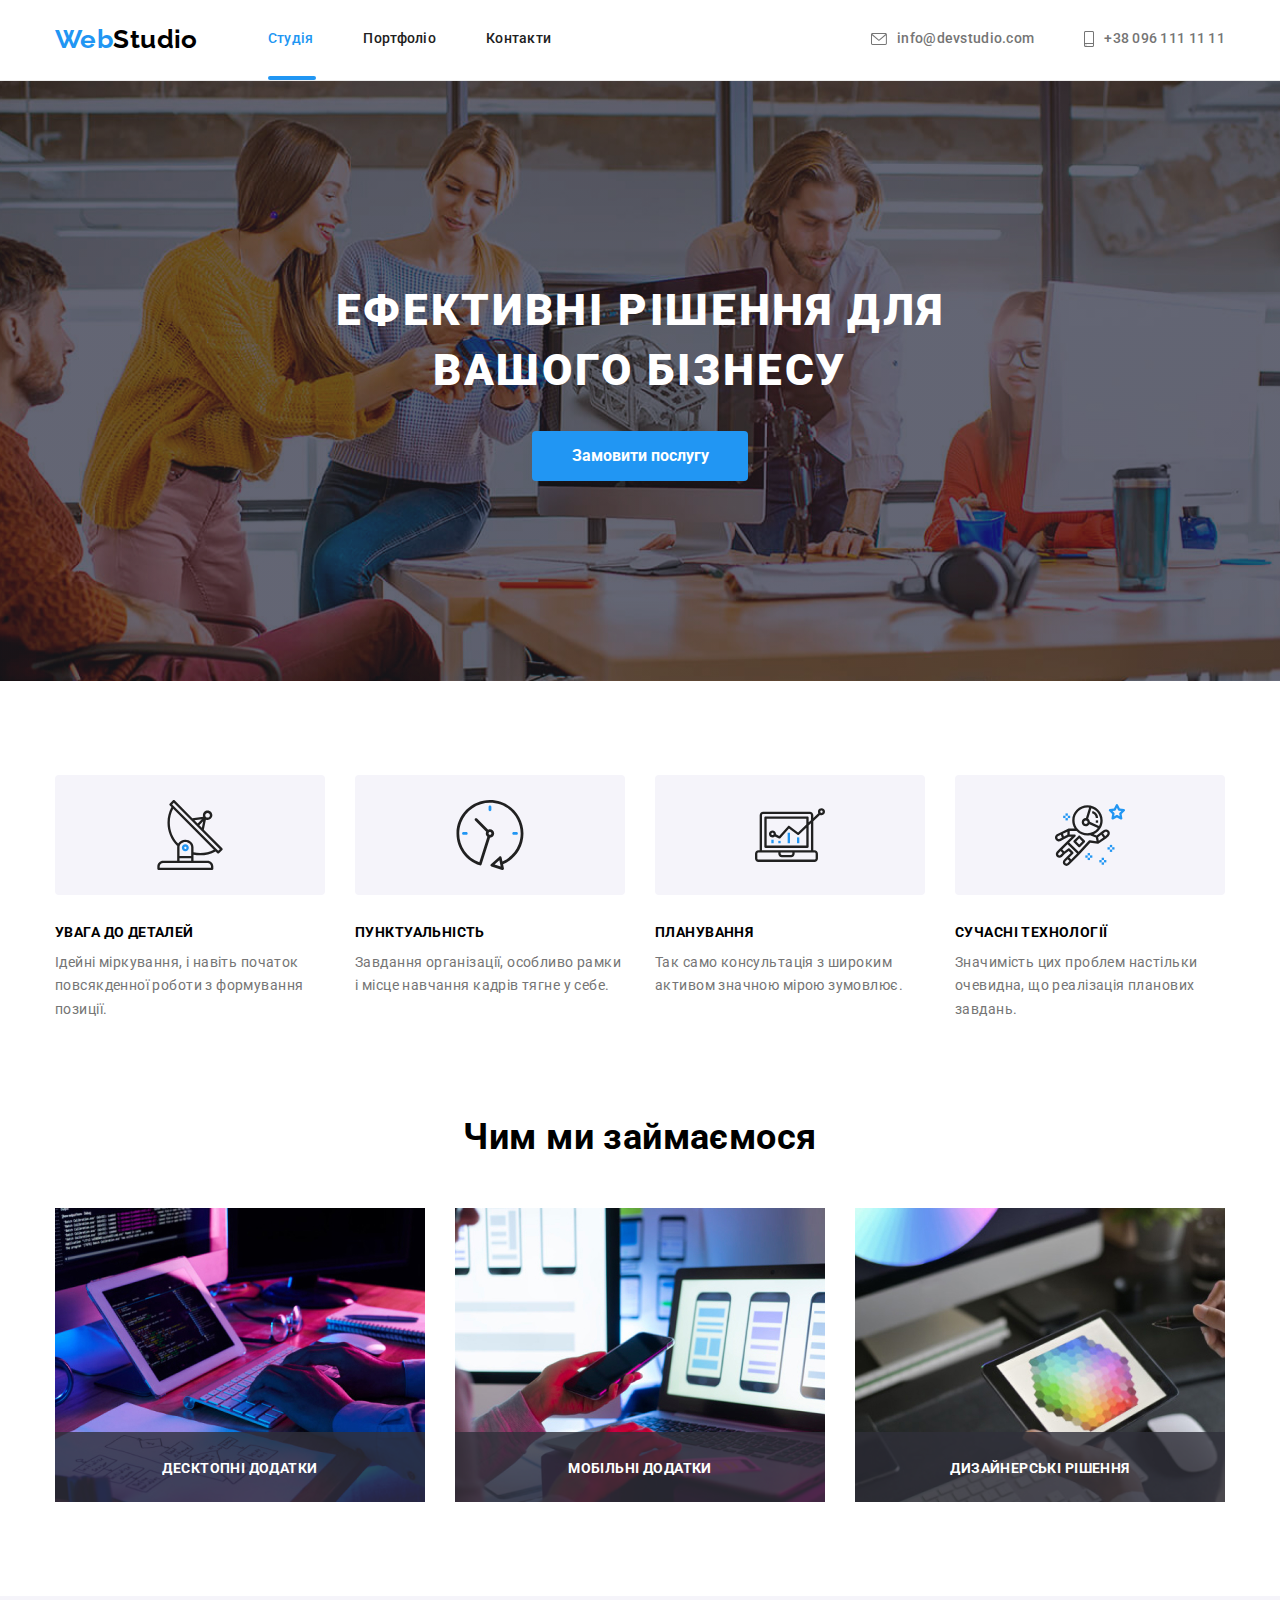
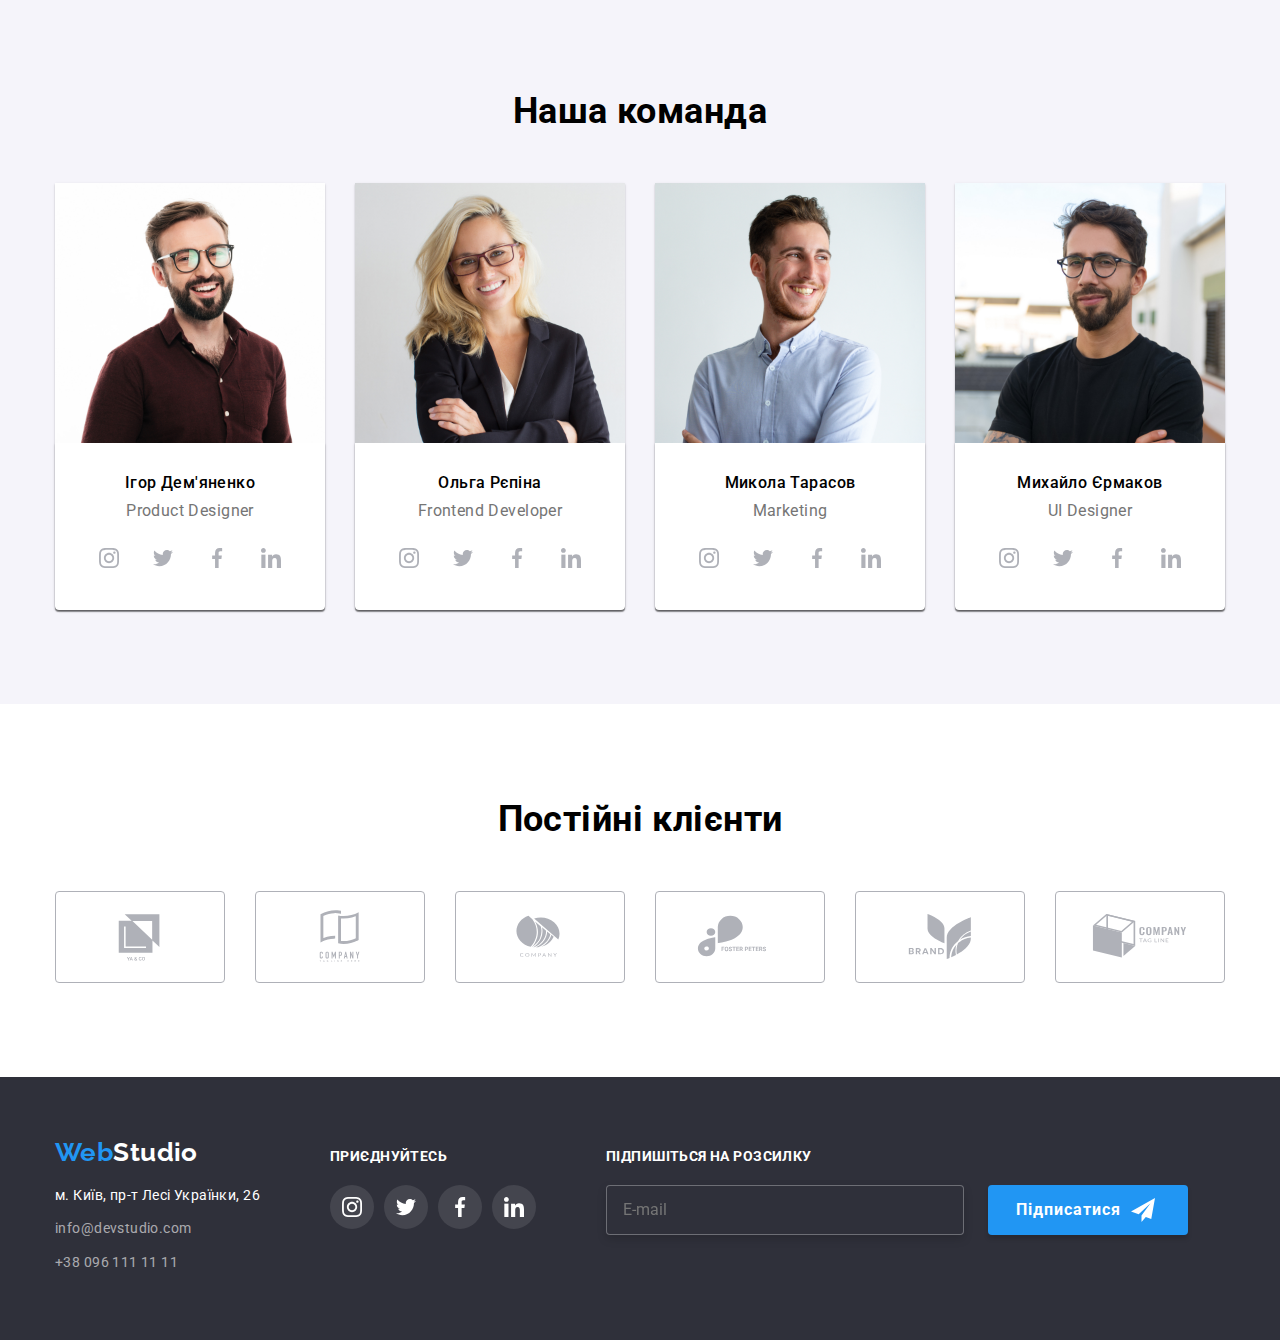
<file: index.html>
<!DOCTYPE html>
<html lang="uk">
<head>
    <meta charset="UTF-8">
    <meta name="viewport" content="width=device-width, initial-scale=1.0">
    <title>webstudio</title>
    <link rel="preconnect" href="https://fonts.googleapis.com">
    <link rel="preconnect" href="https://fonts.gstatic.com" crossorigin>
    <link href="https://fonts.googleapis.com/css2?family=Raleway:wght@700&family=Roboto:wght@400;500;700;900&display=swap"
        rel="stylesheet">
    <link rel="stylesheet" href="https://cdn.jsdelivr.net/npm/modern-normalize@1.1.0/modern-normalize.min.css">
    <link rel="stylesheet" href="./css/styles.css">
</head>
<body>
    <!--Шапка сайта-->
    <header class="page-header">
        <div class="container">
            <div class="page-header-container">
                <nav class="page-navigation">
                <!--Логотип-->
                    <a class="logo link" href="./index.html"><span class="web">Web</span><span class="studio">Studio</span></a>
                    <ul class="menu-list list">
                        <li class="menu-item-studio">
                            <a class="menu-link-studio link" href="./portfolio.html">Студія</a></li>
                        <li class="menu-item">
                            <a class="menu-link link" href="./portfolio.html">Портфоліо</a></li>
                        <li class="menu-item">
                            <a class="menu-link link" href="">Контакти</a></li> 
                    </ul>
                </nav>
                <div>
                    <ul class="menu-list list">
                        <li class="menu-contact">
                            <a class="contact-email link" href="mail:info@devstudio.com">
                                <svg aria-label="іконка емейлу" class="contact-email-icon" width="16" height="12">
                                   <use href="./images/sprite.svg#icon-email"></use>
                                </svg>info@devstudio.com</a>                                
                        </li>
                        <li class="menu-contact">
                            <a class="contact-phone-number link" href="tel:+380961111111">
                                <svg  aria-label="іконка смартфону" class="contact-phone-number-icon" width="10" height="16">
                                    <use href="./images/sprite.svg#icon-smartphone"></use>
                                 </svg>+38 096 111 11 11</a>
                        </li>
                    </ul>
                </div>                   
            </div>        
        </div>
    </header>
    <main>
        <!--Герой-->
        <section class="section hero">
            <div class="container">
                <div class="hero-wrapper">
                    <p class="overlay-hero"></p>
                        <h1 class="hero-title">Ефективні рішення для вашого бізнесу</h1>
                        <button class="modal-open-btn" type="button" data-modal-open>Замовити послугу</button>                 
                </div>                    
            </div>                    
        </section>
        <!--Особливості-->
        <section class="section">
            <div class="container">                
                    <h2 class="features">Особливості</h2>
                    <ul class="list">
                        <li class="features-card"> 
                            <div class="features-card-icon">
                                <svg aria-label="іконка антени" class="features-card-icon-img" width="70" height="70">
                                    <use href="./images/sprite.svg#icon-antenna"></use>
                                </svg>
                            </div>
                                <h3 class="features-name">УВАГА ДО ДЕТАЛЕЙ</h3>
                                    <p class="features-text">
                                        Ідейні міркування, і навіть початок повсякденної роботи з формування позиції.
                                    </p>
                        </li>                                 
                        <li class="features-card">
                            <div class="features-card-icon">
                                <svg aria-label="іконка годинника" class="features-card-icon-img" width="70" height="70">
                                    <use href="./images/sprite.svg#icon-clock"></use>
                                </svg>
                            </div>                                
                                <h3 class="features-name">ПУНКТУАЛЬНІСТЬ</h3>
                                    <p class="features-text">             
                                        Завдання організації, особливо рамки і місце навчання кадрів тягне у себе.
                                    </p>
                        </li>                                                        
                        <li class="features-card"> 
                            <div class="features-card-icon">
                                <svg aria-label="іконка діаграми" class="features-card-icon-img" width="70" height="70">
                                    <use href="./images/sprite.svg#icon-diagram"></use>
                                </svg>
                            </div>
                                <h3 class="features-name">ПЛАНУВАННЯ</h3>
                                    <p class="features-text">
                                        Так само консультація з широким активом значною мірою зумовлює.
                                    </p>
                        </li>                                             
                        <li class="features-card">
                            <div class="features-card-icon">
                                <svg aria-label="іконка астронавту" class="features-card-icon-img" width="70" height="70">
                                    <use href="./images/sprite.svg#icon-astronaut"></use>
                                </svg>
                            </div>
                                <h3 class="features-name">СУЧАСНІ ТЕХНОЛОГІЇ</h3>
                                    <p class="features-text">
                                        Значимість цих проблем настільки очевидна, що реалізація планових завдань.
                                    </p>                                
                        </li>                                     
                    </ul>                           
            </div>    
        </section>      
        <!--Чим ми займаємося-->
        <section class="section about-activity">
            <div class="container">                
                        <h2 class="section-title">Чим ми займаємося</h2>
                        <ul class="list">
                            <li class="activity-card">
                                <img src="./images/img1.jpg" alt="site_development" width="370" height="294"/>
                                <div class="label">
                                    <p class="box-text">Десктопні додатки</p>    
                                </div>
                            </li>
                            
                            <li class="activity-card">
                                <img src="./images/img2.jpg" alt="development_of_mobile_applications" width="370" height="294"/>
                                <div class="label">
                                    <p class="box-text">Мобільні додатки</p>    
                                </div>
                            </li>
                            
                            <li class="activity-card">
                                <img src="./images/img3.jpg" alt="design" width="370" height="294"/>
                                <div class="label">
                                    <p class="box-text">Дизайнерські рішення</p>    
                                </div>
                            </li>                      
                        </ul>             
            </div>                             
        </section>                               
        <!--Наша команда-->
        <section class="section team">
            <div class="container"> 
                <h2 class="section-title">Наша команда</h2>
                    <ul class="list">
                        <li class="team-card">
                            <img class="photo-team" src="./images/teamid.jpg" alt="igors_photo" width="270" height="260"/>
                                <div class="team-content-wrapper">
                                    <div class="team-card-info">
                                        <h3 class="team-name">Ігор Дем'яненко</h3>
                                        <p class="team-name-profession">
                                            Product Designer
                                        </p>
                                            <ul class="social-list list">
                                                <li class="social-list-item">
                                                    <a href="" class="social-list-link">
                                                        <svg aria-label="instagram icon" class="social-list-icon">
                                                            <use href="./images/sprite.svg#icon-instagram"></use>
                                                        </svg>
                                                    </a>
                                                </li>
                                                <li class="social-list-item">
                                                    <a href="" class="social-list-link">
                                                        <svg aria-label="twitter icon" class="social-list-icon">
                                                            <use href="./images/sprite.svg#icon-twitter"></use>
                                                        </svg>
                                                    </a>
                                                </li>
                                                <li class="social-list-item">
                                                    <a href="" class="social-list-link">
                                                        <svg aria-label="facebook icon" class="social-list-icon">
                                                            <use href="./images/sprite.svg#icon-facebook"></use>
                                                        </svg>
                                                    </a>
                                                </li>
                                                <li class="social-list-item">
                                                    <a href="" class="social-list-link">
                                                        <svg aria-label="linkedin icon" class="social-list-icon">
                                                            <use href="./images/sprite.svg#icon-linkedin"></use>
                                                        </svg>
                                                    </a>
                                                </li>
                                            </ul>
                                    </div>
                                </div>                              
                                                              
                        <li class="team-card">
                            <img class="photo-team" src="./images/teamor.jpg" alt="olgas_photo" width="270" height="260"/>
                                <div class="team-content-wrapper">
                                    <div class="team-card-info">
                                        <h3 class="team-name">Ольга Рєпіна</h3>
                                        <p class="team-name-profession">
                                            Frontend Developer
                                        </p>
                                        <ul class="social-list list">
                                            <li class="social-list-item">
                                                <a href="" class="social-list-link">
                                                    <svg aria-label="instagram icon" class="social-list-icon">
                                                        <use href="./images/sprite.svg#icon-instagram"></use>
                                                    </svg>
                                                </a>
                                            </li>
                                            <li class="social-list-item">
                                                <a href="" class="social-list-link">
                                                    <svg aria-label="twitter icon" class="social-list-icon">
                                                        <use href="./images/sprite.svg#icon-twitter"></use>
                                                    </svg>
                                                </a>
                                            </li>
                                            <li class="social-list-item">
                                                <a href="" class="social-list-link">
                                                    <svg aria-label="facebook icon" class="social-list-icon">
                                                        <use href="./images/sprite.svg#icon-facebook"></use>
                                                    </svg>
                                                </a>
                                            </li>
                                            <li class="social-list-item">
                                                <a href="" class="social-list-link">
                                                    <svg aria-label="linkedin icon" class="social-list-icon">
                                                        <use href="./images/sprite.svg#icon-linkedin"></use>
                                                    </svg>
                                                </a>
                                            </li>
                                        </ul>
                                    </div>
                                </div>    
                        </li>
                        <li class="team-card">
                            <img class="photo-team" src="./images/teammt.jpg" alt="mykolas_photo" width="270" height="260"/>
                                <div class="team-content-wrapper">
                                    <div class="team-card-info">
                                        <h3 class="team-name">Микола Тарасов</h3>
                                        <p class="team-name-profession">
                                            Marketing
                                        </p>
                                        <ul class="social-list list">
                                            <li class="social-list-item">
                                                <a href="" class="social-list-link">
                                                    <svg aria-label="instagram icon" class="social-list-icon">
                                                        <use href="./images/sprite/symbol-defs.svg#icon-instagram"></use>
                                                    </svg>
                                                </a>
                                            </li>
                                            <li class="social-list-item">
                                                <a href="" class="social-list-link">
                                                    <svg aria-label="twitter icon" class="social-list-icon">
                                                        <use href="./images/sprite.svg#icon-twitter"></use>
                                                    </svg>
                                                </a>
                                            </li>
                                            <li class="social-list-item">
                                                <a href="" class="social-list-link">
                                                    <svg aria-label="facebook icon" class="social-list-icon">
                                                        <use href="./images/sprite.svg#icon-facebook"></use>
                                                    </svg>
                                                </a>
                                            </li>
                                            <li class="social-list-item">
                                                <a href="" class="social-list-link">
                                                    <svg aria-label="linkedin icon" class="social-list-icon">
                                                        <use href="./images/sprite.svg#icon-linkedin"></use>
                                                    </svg>
                                                </a>
                                            </li>
                                        </ul>
                                    </div>
                                 </div>        
                        </li>
                        <li class="team-card">
                            <img class="photo-team" src="./images/teamme.jpg" alt="myhaylos_photo" width="270" height="260"/>
                                <div class="team-content-wrapper">
                                    <div class="team-card-info">
                                        <h3 class="team-name">Михайло Єрмаков</h3>
                                        <p class="team-name-profession">
                                            UI Designer
                                        </p>
                                        <ul class="social-list list">
                                            <li class="social-list-item">
                                                <a href="" class="social-list-link">
                                                    <svg aria-label="instagram icon" class="social-list-icon">
                                                        <use href="./images/sprite.svg#icon-instagram"></use>
                                                    </svg>
                                                </a>
                                            </li>
                                            <li class="social-list-item">
                                                <a href="" class="social-list-link">
                                                    <svg aria-label="twitter icon" class="social-list-icon">
                                                        <use href="./images/sprite.svg#icon-twitter"></use>
                                                    </svg>
                                                </a>
                                            </li>
                                            <li class="social-list-item">
                                                <a href="" class="social-list-link">
                                                    <svg aria-label="facebook icon" class="social-list-icon">
                                                        <use href="./images/sprite.svg#icon-facebook"></use>
                                                    </svg>
                                                </a>
                                            </li>
                                            <li class="social-list-item">
                                                <a href="" class="social-list-link">
                                                    <svg aria-label="linkedin icon" class="social-list-icon">
                                                        <use href="./images/sprite.svg#icon-linkedin"></use>
                                                    </svg>
                                                </a>
                                            </li>
                                        </ul>
                                    </div>
                                 </div>                                            
                        </li>                                                  
                    </ul>                   
            </div>                             
        </section>  
        <!--Постійні клієнти-->
        <section class="section customers">
            <div class="container"> 
                <h2 class="section-title">Постійні клієнти</h2>
                    <ul class="customers-list list">                     
                        <li class="customers-card">
                            <a href="" class="customers-link">
                                <svg aria-label="Логотип клієнта1" class="customers-logo" width="106" height="60">
                                    <use href="./images/sprite.svg#icon-Logo-client-1"></use>
                                </svg>
                            </a>    
                        </li>  
                                             
                        <li class="customers-card">
                            <a href="" class="customers-link">
                                <svg aria-label="Логотип клієнта2" class="customers-logo" width="106" height="60">
                                    <use href="./images/sprite.svg#icon-Logo-client-2"></use>
                                </svg>
                            </a>
                        </li>                                                                                 
                        
                        <li class="customers-card">
                            <a href="" class="customers-link">
                                <svg aria-label="Логотип клієнта3" class="customers-logo" width="106" height="60">
                                    <use href="./images/sprite.svg#icon-Logo-client-3"></use>
                                </svg>
                            </a>
                        </li>                       
                                             
                        <li class="customers-card">
                            <a href="" class="customers-link">
                                <svg aria-label="Логотип клієнта4" class="customers-logo" width="106" height="60">
                                    <use href="./images/sprite.svg#icon-Logo-client-4"></use>
                                </svg>
                            </a>
                        </li>                      
                       
                        <li class="customers-card">
                            <a href="" class="customers-link">
                                <svg aria-label="Логотип клієнта5" class="customers-logo" width="106" height="60">
                                    <use href="./images/sprite.svg#icon-Logo-client-5"></use>
                                </svg>
                            </a>                    
                        </li>                       
                        
                        <li class="customers-card">
                            <a href="" class="customers-link">
                                <svg aria-label="Логотип клієнта6" class="customers-logo" width="106" height="60">
                                    <use href="./images/sprite.svg#icon-Logo-client-6"></use>
                                </svg>        
                            </a>
                        </li>                                            
                    </ul>    
            </div>
        </section>    
    </main>
    <!--Підвал-->
        <footer class="footer">            
            <div class="container">
                <div class="adress-wrapper">
                    <!--Логотип-->
                    <a class="logo link" href="./index.html"><span class="web">Web</span><span class="studio-dark">Studio</span></a>
                    <!--Адреса-->
                    <address>
                        <ul class="footer-list">
                            <li class="adress">
                                <a class="adress-link link" href="">м. Київ, пр-т Лесі Українки, 26</a>
                            </li>
                            <li class="email">
                                <a class="footer-contact link" href="mail:info@devstudio.com">info@devstudio.com</a>
                            </li>
                            <li class="phone">
                                <a class="footer-contact link" href="tel:+380961111111">+38 096 111 11 11</a>
                            </li>
                        </ul>
                    </address>      
                </div>                  
                <div class="footer-social-wrapper">
                    <!--Соціальні мережі-->                
                        <h2 class="footer-social-title">приєднуйтесь</h2>
                            <ul class="footer-social-list list">
                                <li class="footer-social-list-icon">
                                    <a href="" class="footer-social-list-link">
                                        <svg aria-label="instagram icon" class="social-list-icon">
                                            <use href="./images/sprite.svg#icon-instagram"></use>
                                        </svg>
                                    </a>
                                </li>
                                <li class="footer-social-list-icon">
                                    <a href="" class="footer-social-list-link">
                                        <svg aria-label="twitter icon" class="social-list-icon">
                                            <use href="./images/sprite.svg#icon-twitter"></use>
                                        </svg>
                                    </a>
                                </li>
                                <li class="footer-social-list-icon">
                                    <a href="" class="footer-social-list-link">
                                        <svg aria-label="facebook icon" class="social-list-icon">
                                            <use href="./images/sprite.svg#icon-facebook"></use>
                                        </svg>
                                    </a>
                                </li>
                                <li class="footer-social-list-icon">
                                    <a href="" class="footer-social-list-link">
                                        <svg aria-label="linkedin icon" class="social-list-icon">
                                            <use href="./images/sprite.svg#icon-linkedin"></use>
                                        </svg>
                                    </a>
                                </li>
                            </ul>           
                </div>
                <!--Розсилка-->
                <div>
                    <h2 class="footer-email-title">Підпишіться на розсилку</h2>
                    <form class="footer-email-modal-form">
                        <input type="text"
                        class="footer-email-input-form"
                        required pattern="[a-z]+"
                        name="user_name"
                        placeholder="E-mail"/>
                        <button type="submit" class="footer-email-button-submit">                         
                                Підписатися
                                <svg aria-label="іконка повідомлення" class="footer-email-input-form-icon" width="24" height="24">
                                    <use href="./images/sprite.svg#icon-telegram"></use>
                                </svg>
                        </button>
                    </form>
                </div>               
            </div>       
        </footer>   
        <!--Модальне вікно-->
            <div class="backdrop is-hidden" data-modal>
                <div class="modal">
                    <button type="button" class="modal-close-btn" data-modal-close>
                        <svg class="modal-close-btn-icon" width="18" height="18">
                            <use href="./images/sprite.svg#icon-close"></use>
                        </svg>
                    </button>
                        <p class="modal-form-title">Залиште свої дані, ми вам передзвонимо</p>
                            <form class="modal-form">
                                <label class="modal-form-field">
                                    <span class="modal-form-field-desc">Ім'я</span>
                                    <span class="modal-form-input-wrapper">
                                        <input type="text"
                                        class="modal-form-input"                                    
                                        required pattern="[a-zA-ZА-яА-ЯіІїЇ]+"
                                        name="user_name" 
                                        placeholder="name"/>
                                            <svg aria-label="іконка людини" class="modal-form-input-icon" width="18" height="18">
                                                <use href="./images/sprite.svg#icon-person"></use>                                              
                                            </svg>
                                    </span>                                 
                                </label>
                                <label class="modal-form-field">
                                    <span class="modal-form-field-desc">Телефон</span>
                                    <span class="modal-form-input-wrapper">
                                        <input type="text"
                                        class="modal-form-input"
                                        required pattern="[0-9]{3}-[0-9]{3}-[0-9]{2}+[0-9]{2}"
                                        title="xxx-xxx-xx-xx"
                                        name="user_phone"
                                        placeholder="777-777-77-77"/> 
                                            <svg aria-label="іконка телефона" class="modal-form-input-icon" width="18" height="18">
                                                <use href="./images/sprite.svg#icon-phone"></use>
                                            </svg>
                                    </span>                                                                          
                                </label>
                                <label class="modal-form-field">
                                    <span class="modal-form-field-desc">Пошта</span>
                                    <span class="modal-form-input-wrapper">
                                        <input type="text"
                                        class="modal-form-input"
                                        required pattern="[a-z]+"
                                        name="user_name"
                                        placeholder="email"/>
                                            <svg aria-label="іконка пошти" class="modal-form-input-icon" width="18" height="18">
                                                <use href="./images/sprite.svg#icon-email2"></use>
                                            </svg>
                                    </span>                                       
                                </label>
                                <label class="modal-form-field">
                                    <span class="modal-form-field-desc">Коментар</span>
                                    <textarea name="user_message"
                                    class="modal-form-message"
                                    placeholder="Введіть текст"></textarea>
                                </label>
                                <label class="modal-form-check-field">
                                    <input type="checkbox"
                                    class="modal-form-check"
                                    name="user_policy" required/>
                                    <svg class="modal-form-own-checkbox">
                                        <use class="modal-form-own-checkbox-icon" href="./images/sprite.svg#icon-checkmark"></use>
                                    </svg>
                                    Погоджуюся з розсилкою та приймаю&nbsp; <a href="" class="modal-form-own-checkbox-terms">Умови договору</a> 
                                </label>
                                <button type="submit" class="modal-button-submit">Відправити</button>
                            </form>                 
                </div> 
            </div>  
        <script src="./js/modal.js"></script>   
    </body>
</html>
</file>
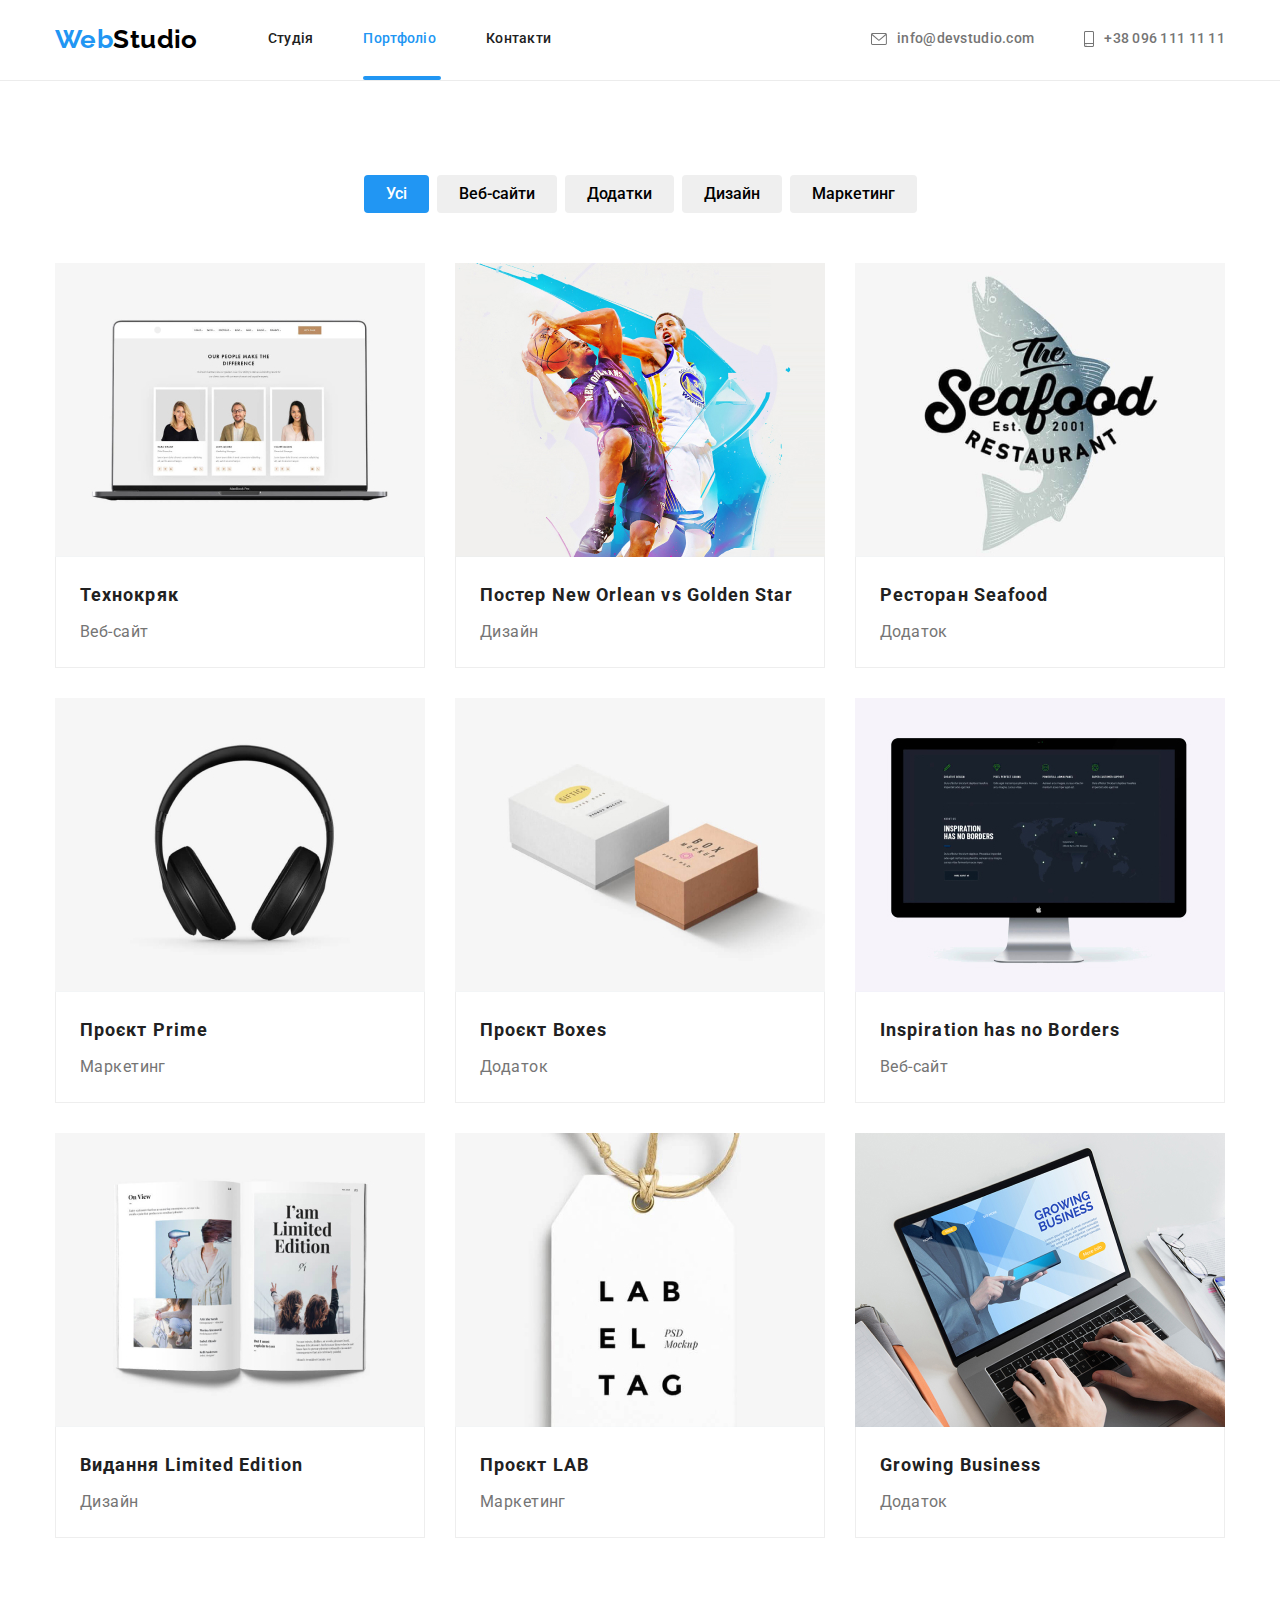
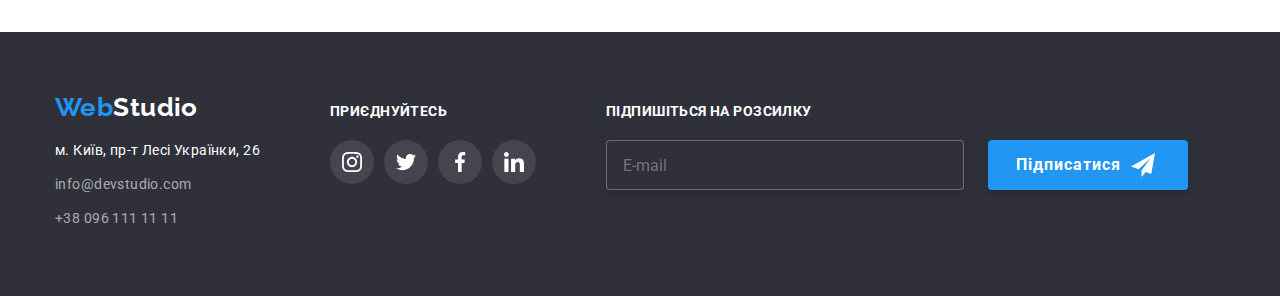
<file: portfolio.html>
<!DOCTYPE html>
<html lang="uk">
<head>
    <meta charset="UTF-8">
    <meta name="viewport" content="width=device-width, initial-scale=1.0">
    <title>webstudio</title>
    <link rel="preconnect" href="https://fonts.googleapis.com">
    <link rel="preconnect" href="https://fonts.gstatic.com" crossorigin>
    <link href="https://fonts.googleapis.com/css2?family=Raleway:wght@700&family=Roboto:wght@400;500;700;900&display=swap"
        rel="stylesheet">
    <link rel="stylesheet" href="https://cdn.jsdelivr.net/npm/modern-normalize@1.1.0/modern-normalize.min.css">
    <link rel="stylesheet" href="./css/styles.css">
</head>
<body>
    <!--Шапка сайта-->
    <header class="page-header">
        <div class="container">
            <div class="page-header-container">
                <nav class="page-navigation">
                    <!--Логотип-->
                    <a class="logo link" href="./index.html"><span class="web">Web</span><span class="studio">Studio</span></a>
                        <ul class="menu-list list">
                            <li class="menu-item-studio">
                                <a class="menu-link link" href="./index.html">Студія</a>
                            </li>
                            <li class="menu-item">
                                <a class="menu-link-portfolio link" href="./portfolio.html">Портфоліо</a>
                            </li>
                            <li class="menu-item">
                                <a class="menu-link link" href="">Контакти</a>
                            </li> 
                        </ul>
                </nav>
                <div>
                    <ul class="menu-list list">
                        <li class="menu-contact">
                            <a class="contact-email link" href="mail:info@devstudio.com">
                                <svg  aria-label="іконка емейлу" class="contact-email-icon" width="16" height="12">
                                   <use href="./images/sprite.svg#icon-email"></use>
                                </svg>info@devstudio.com</a>                                
                        </li>
                        <li class="menu-contact">
                            <a class="contact-phone-number link" href="tel:+380961111111">
                                <svg  aria-label="іконка смфртфону" class="contact-phone-number-icon" width="10" height="16">
                                    <use href="./images/sprite.svg#icon-smartphone"></use>
                                 </svg>+38 096 111 11 11</a>
                        </li>
                    </ul>
                </div> 
            </div>           
        </div>               
    </header>    
    <main>
        <!--Герой-->  
        <section class="section">
            <div class="container">                        
                <h1 class="filters">filters</h1>
                    <ul class="filters-list list">
                        <li class="btn-card">
                            <button class="modal-open-btn-all" type="button">Усі</button>
                        </li>                     
                        <li class="btn-card">
                            <button class="modal-open-btn-portfolio" type="button">Веб-сайти</button>
                        </li>
                        <li class="btn-card">
                            <button class="modal-open-btn-portfolio" type="button">Додатки</button>
                        </li>
                        <li class="btn-card">
                            <button class="modal-open-btn-portfolio" type="button">Дизайн</button>
                        </li>
                        <li class="btn-card">
                            <button class="modal-open-btn-portfolio" type="button">Маркетинг</button>
                        </li>       
                    </ul>               
                
                    <ul class="portfolio-list">
                        <li class="portfolio-card"> 
                            <a href="" class="portfolio-card-link link">
                                <div class="portfolio-card-link-img-wrapper">
                                    <img src="./images/imgwebsite.jpg" alt="tehnokrjak" width="370" height="294"/>
                                    <p class="overlay-portfolio-card">Ресурс пропонує комплексні пропозиції з різним рівнем функціоналу та сервісів. Все це дозволить відвідувачу отримати вичерпні відомості про компанію чи приватну особу.
                                    </p>
                                </div>
                                <div class="portfolio-card-info">
                                    <h2 class="projects-name">Технокряк</h2>
                                        <p class="projects-text">
                                            Веб-сайт
                                        </p> 
                                </div>    
                            </a>
                        </li>       
                        
                        <li class="portfolio-card">
                            <a href="" class="portfolio-card-link link">
                                <div class="portfolio-card-link-img-wrapper">
                                    <img src="./images/imgposter.jpg" alt="basketball" width="370" height="294"/>
                                    <p class="overlay-portfolio-card">Ресурс пропонує комплексні пропозиції з різним рівнем функціоналу та сервісів. Все це дозволить відвідувачу отримати вичерпні відомості про компанію чи приватну особу.
                                    </p>
                                </div>                                
                                <div class="portfolio-card-info">
                                    <h2 class="projects-name">Постер New Orlean vs Golden Star</h2>
                                        <p class="projects-text">
                                            Дизайн
                                        </p>
                                </div>    
                            </a>            
                        </li>

                        <li class="portfolio-card">
                            <a href="" class="portfolio-card-link link">
                                <div class="portfolio-card-link-img-wrapper">
                                    <img src="./images/imgrestaurant.jpg" alt="fish" width="370" height="294"/>
                                    <p class="overlay-portfolio-card">Ресурс пропонує комплексні пропозиції з різним рівнем функціоналу та сервісів. Все це дозволить відвідувачу отримати вичерпні відомості про компанію чи приватну особу.
                                    </p>
                                </div>                                
                                <div class="portfolio-card-info">
                                    <h2 class="projects-name">Ресторан Seafood</h2>
                                        <p class="projects-text">
                                            Додаток
                                        </p>
                                </div>    
                            </a>
                        </li>

                        <li class="portfolio-card">
                            <a href="" class="portfolio-card-link link">
                                <div class="portfolio-card-link-img-wrapper">
                                    <img src="./images/imgprime.jpg" alt="headphones" width="370" height="294"/>
                                    <p class="overlay-portfolio-card">Ресурс пропонує комплексні пропозиції з різним рівнем функціоналу та сервісів. Все це дозволить відвідувачу отримати вичерпні відомості про компанію чи приватну особу.
                                    </p>
                                </div>                                
                                <div class="portfolio-card-info">
                                    <h2 class="projects-name">Проєкт Prime</h2>
                                        <p class="projects-text">
                                            Маркетинг
                                        </p>
                                </div>
                            </a>
                        </li>

                        <li class="portfolio-card">
                            <a href="" class="portfolio-card-link link">
                                <div class="portfolio-card-link-img-wrapper">
                                    <img src="./images/imgboxes.jpg" alt="boxes" width="370" height="294"/>
                                    <p class="overlay-portfolio-card">Ресурс пропонує комплексні пропозиції з різним рівнем функціоналу та сервісів. Все це дозволить відвідувачу отримати вичерпні відомості про компанію чи приватну особу.
                                    </p>
                                </div>                                
                                <div class="portfolio-card-info">
                                    <h2 class="projects-name">Проєкт Boxes</h2>
                                        <p class="projects-text">
                                            Додаток
                                        </p>
                                </div> 
                            </a>         
                        </li>

                        <li class="portfolio-card">
                            <a href="" class="portfolio-card-link link">
                                <div class="portfolio-card-link-img-wrapper">
                                    <img src="./images/imgwebsite2.jpg" alt="computer" width="370" height="294"/>
                                    <p class="overlay-portfolio-card">Ресурс пропонує комплексні пропозиції з різним рівнем функціоналу та сервісів. Все це дозволить відвідувачу отримати вичерпні відомості про компанію чи приватну особу.
                                    </p>
                                </div>                                
                                <div class="portfolio-card-info">
                                    <h2 class="projects-name">Inspiration has no Borders</h2>
                                        <p class="projects-text">
                                            Веб-сайт
                                        </p>
                                </div>                                    
                            </a>
                        </li>

                        <li class="portfolio-card">
                            <a href="" class="portfolio-card-link link">
                                <div class="portfolio-card-link-img-wrapper">
                                    <img src="./images/imgedition.jpg" alt="book" width="370" height="294"/>
                                    <p class="overlay-portfolio-card">Ресурс пропонує комплексні пропозиції з різним рівнем функціоналу та сервісів. Все це дозволить відвідувачу отримати вичерпні відомості про компанію чи приватну особу.
                                    </p>
                                </div>                                
                                <div class="portfolio-card-info">
                                    <h2 class="projects-name">Видання Limited Edition</h2>
                                        <p class="projects-text">
                                            Дизайн
                                        </p>
                                </div>                                    
                            </a>
                        </li>

                        <li class="portfolio-card">
                            <a href="" class="portfolio-card-link link">
                                <div class="portfolio-card-link-img-wrapper">
                                    <img src="./images/imgprojektlab.jpg" alt="tag" width="370" height="294"/>
                                    <p class="overlay-portfolio-card">Ресурс пропонує комплексні пропозиції з різним рівнем функціоналу та сервісів. Все це дозволить відвідувачу отримати вичерпні відомості про компанію чи приватну особу.
                                    </p>
                                </div>                                
                                <div class="portfolio-card-info">
                                    <h2 class="projects-name">Проєкт LAB</h2>
                                        <p class="projects-text">
                                            Маркетинг
                                        </p>
                                </div>                                
                            </a>
                        </li>

                        <li class="portfolio-card">
                            <a href="" class="portfolio-card-link link">
                                <div class="portfolio-card-link-img-wrapper">
                                    <img src="./images/imgaddition.jpg" alt="Business" width="370" height="294"/>
                                    <p class="overlay-portfolio-card">Ресурс пропонує комплексні пропозиції з різним рівнем функціоналу та сервісів. Все це дозволить відвідувачу отримати вичерпні відомості про компанію чи приватну особу.
                                    </p>
                                </div>                                
                                <div class="portfolio-card-info">
                                    <h2 class="projects-name">Growing Business</h2>
                                        <p class="projects-text">
                                            Додаток
                                        </p>
                                </div>                                    
                            </a>
                        </li>                        
                    </ul>                        
            </div>       
        </section>
         
    </main>
    <!--Підвал-->
    <footer class="footer">            
        <div class="container">
            <div class="adress-wrapper">
                <!--Логотип-->
                <a class="logo link" href="./index.html"><span class="web">Web</span><span class="studio-dark">Studio</span></a>
            
                <!--Адреса-->
                <address>
                    <ul class="footer-list">
                        <li class="adress">
                            <a class="adress-link link" href="">м. Київ, пр-т Лесі Українки, 26</a>
                        </li>
                        <li class="email">
                            <a class="footer-contact link" href="mail:info@devstudio.com">info@devstudio.com</a>
                        </li>
                        <li class="phone">
                            <a class="footer-contact link" href="tel:+380961111111">+38 096 111 11 11</a>
                        </li>
                    </ul>
                </address>      
            </div>                  
            <div class="footer-social-wrapper">
                <!--Соціальні мережі-->                
                    <h2 class="footer-social-title">приєднуйтесь</h2>
                        <ul class="footer-social-list list">
                            <li class="footer-social-list-icon">
                                <a href="" class="footer-social-list-link">
                                    <svg aria-label="instagram icon" class="social-list-icon">
                                        <use href="./images/sprite.svg#icon-instagram"></use>
                                    </svg>
                                </a>
                            </li>
                            <li class="footer-social-list-icon">
                                <a href="" class="footer-social-list-link">
                                    <svg aria-label="twitter icon" class="social-list-icon">
                                        <use href="./images/sprite.svg#icon-twitter"></use>
                                    </svg>
                                </a>
                            </li>
                            <li class="footer-social-list-icon">
                                <a href="" class="footer-social-list-link">
                                    <svg aria-label="facebook icon" class="social-list-icon">
                                        <use href="./images/sprite.svg#icon-facebook"></use>
                                    </svg>
                                </a>
                            </li>
                            <li class="footer-social-list-icon">
                                <a href="" class="footer-social-list-link">
                                    <svg aria-label="linkedin icon" class="social-list-icon">
                                        <use href="./images/sprite.svg#icon-linkedin"></use>
                                    </svg>
                                </a>
                            </li>
                        </ul>           
            </div>  
            <!--Розсилка-->
            <div>
                <h2 class="footer-email-title">Підпишіться на розсилку</h2>
                <form class="footer-email-modal-form">
                    <input type="text"
                    class="footer-email-input-form"
                    required pattern="[a-z]+"
                    name="user_name"
                    placeholder="E-mail"/>
                    <button type="submit" class="footer-email-button-submit">                         
                            Підписатися
                            <svg aria-label="іконка повідомлення" class="footer-email-input-form-icon" width="24" height="24">
                                <use href="./images/sprite.svg#icon-telegram"></use>
                            </svg>
                    </button>
                </form>    
            </div>                          
        </div>       
    </footer>     
</body>
</html>
</file>
<file: css/styles.css>
:root{
--primary-font: 'Roboto', sans-serif;
--secondary-font: 'Raleway', sans-serif;
--primary-text-color-theme-dark: #FFFFFF;
--secondary-text-color-theme-dark: rgba(255, 255, 255, 0.6);
--primary-text-color-theme-light:#757575 ;
--secondary-text-color-theme-light:#000000;
--primary-text-color-title: #212121;
--accent-color:#2196F3;
}

body{
    font-family: var(--primary-font);
    background-color: #fff;
    font-size: 14px;
    line-height: 1.14;
    letter-spacing: 0.03em;
}

html{
    box-sizing: border-box;
}

*::after
*::before{
    box-sizing: inherit;
}

.container{
    width: 1200px;
    margin-left: auto;
    margin-right: auto;
    padding-left: 15px;
    padding-right: 15px;
}

.page-header{
    background-color: #fff;
    padding-top: 24px;
    padding-bottom: 25px;
    border-bottom: 1px solid #ECECEC;
}

h1,
h2,
h3,
h4,
p{
    margin-top: 0;
    margin-bottom: 0;
}

ul,ol{
    margin-top: 0;
    margin-bottom: 0;
    padding-left: 0;
}

.link{
    text-decoration: none;
}

.list{
    list-style: none;
    padding-left: 0;
    margin: 0;
    display: flex;
    gap: 30px;
}

img{
    display: block;
    max-width: 100%;
    height: auto;
}

button{
    cursor: pointer;
}

/*--HEADER--*/

.logo{
    font-family: var(--secondary-font);
    font-weight: 700;
    font-size: 26px;
    line-height: 1.19;
    /* identical to box height */
    margin-right: 70px;
}

.web{
    color: var(--accent-color);
}

.studio{
    color: var(--secondary-text-color-theme-light);
}

.studio-dark{
    color:var(--primary-text-color-theme-dark);
}

.page-header-container{
    display: flex ;
    align-items: center;
    justify-content: space-between;
}

.page-navigation{
    display: flex ;
    align-items: center;
}

.menu-list{
    display: flex ;
    align-items: center;
    column-gap: 50px;
}

.menu-item-studio,
.menu-item{
    transition: color 250ms cubic-bezier(0.4, 0, 0.2, 1)
}


.menu-contact,    
.menu-item-studio,
.menu-item{
    font-weight: 500;
    letter-spacing: 0.02em;
}

.menu-link{
    font-weight: 500;
    letter-spacing: 0.02em;
    color:var(--primary-text-color-title);
    transition: color 250ms cubic-bezier(0.4, 0, 0.2, 1)
}

.menu-link-studio{
    color: var(--accent-color);
}

.menu-link-studio::after{
    position: absolute;
    content:"";
    display: block;
    width: 48px;
    height: 4px;
    background: var(--accent-color);
    border-radius: 2px;
    top: 76px;
}

.menu-link:hover,
.menu-link:focus{
    color: var(--accent-color);
}

.menu-item-studio:hover,
.menu-item:focus{
    color: var(--accent-color);
    cursor: pointer;
}

.contact-email,
.contact-phone-number{
    display: flex;
    font-weight: 500;
    letter-spacing: 0.02em;
    color: var(--primary-text-color-theme-light);
    align-items: center;
    transition: color 250ms cubic-bezier(0.4, 0, 0.2, 1)
}

.contact-email-icon,
.contact-phone-number-icon{
    margin-right: 10px;
    fill: currentColor;
}

.contact-email-icon:hover,
.contact-email-icon:focus{
    color: var(--accent-color);
}

.contact-email:hover,
.contact-email:focus{
    color: var(--accent-color);  
}

.contact-phone-number:hover,
.contact-phone-number:focus{
    color: var(--accent-color);
}

.contact-phone-number-icon:hover,
.contact-phone-number-icon:focus{
    color: var(--accent-color);
}

/*--HERO--*/

.section{
    padding-top: 94px;
    padding-bottom: 94px;
}

.hero{
    padding: 200px 0; 
    background-color: #C4C4C4;
    background-image: linear-gradient(to right, rgba(47, 48, 58, 0.4), rgba(47, 48, 58, 0.4)),url(../images/hero/hero-desktop.jpg);
    background-size: cover;
    text-align: center;
    max-width: 1600px;
    margin: 0 auto;
    background-repeat: no-repeat;
    background-position: center;
}   

.overlay-hero{
    position: absolute;
    height: 100%;
    left: 0px;
    top: 0px;
    background: rgba(47, 48, 58, 0.4);
    overflow:auto;
    transform: translate Y (100%);
    transition: transform 250ms cubic-bezier(0.4, 0, 0.2, 1)
}

.hero-wrapper{
    position: relative;
    overflow: hidden;
}

.hero-wrapper .overlay-hero:hover,
.hero-wrapper .overlay-hero:hover:focus{
    transform: translate Y (100%);
    transition: transform 250ms cubic-bezier(0.4, 0, 0.2, 1);
    transform: translateY(0%);
}

.hero-title{
    font-weight: 900;
    font-size: 44px;
    line-height: 1.36;
    /* or 136% */
    text-align: center;
    letter-spacing: 0.06em;
    text-transform: uppercase;
    color: var(--primary-text-color-theme-dark);
    width: 696px;
    margin-left: auto;
    margin-right: auto;
    margin-bottom: 30px;
}

.modal-open-btn{
    background-color:var(--accent-color);
    font-weight: 700;
    font-size: 16px;
    line-height: 1.87;
     /* identical to box height, or 188% */
    display: inline-block;
    align-items: center;
    text-align: center;
    color: var(--primary-text-color-theme-dark);
    border: none;
    border-radius: 4px;
    width: 216px;
    height: 50px;
    transition: background-color 250ms cubic-bezier(0.4, 0, 0.2, 1);
    transition: color 250ms cubic-bezier(0.4, 0, 0.2, 1)
}

.modal-open-btn-all{
    font-family: var(--primary-font);
    font-weight: 500;
    font-size: 16px;
    line-height: 1.63;
    /* identical to box height, or 162% */
    text-align: center;
    background-color:var(--accent-color);
    color: var(--primary-text-color-theme-dark);
    border: none;
    border-radius: 4px;
    padding: 6px 22px;
    transition: background-color 250ms cubic-bezier(0.4, 0, 0.2, 1);
    transition: color 250ms cubic-bezier(0.4, 0, 0.2, 1)
}

.modal-open-btn-all:hover,
.modal-open-btn-all:focus{
    box-shadow: 0px 3px 1px rgba(0, 0, 0, 0.1), 0px 1px 2px rgba(0, 0, 0, 0.08), 0px 2px 2px rgba(0, 0, 0, 0.12);
    border-radius: 4px;
}

.modal-open-btn:hover,
.modal-open-btn:focus{
    background:var(--accent-color);
    color: var(--primary-text-color-theme-dark);
}

/*--PORTFOLIO--*/

.filters-list{
    display: flex ;
    justify-content: center;
    gap: 8px;
    margin-bottom: 50px;    
}

.portfolio-list{
    list-style: none;
    display: flex ;
    flex-wrap: wrap;
    gap: 30px;
}

.portfolio-card-link{
    display: block;
    transition: box-shadow 250ms cubic-bezier(0.4, 0, 0.2, 1);
}

.portfolio-card-link:hover,
.portfolio-card-link:focus{
    box-shadow: 0px 1px 1px rgba(0, 0, 0, 0.12), 0px 4px 4px rgba(0, 0, 0, 0.06), 1px 4px 6px rgba(0, 0, 0, 0.16);
}

.modal-open-btn-portfolio{
    font-family: var(--primary-font);
    font-weight: 500;
    font-size: 16px;
    line-height: 1.62;
    text-align: center;
    border: none;
    border-radius: 4px;
    padding: 6px 22px;
    transition: background-color 250ms cubic-bezier(0.4, 0, 0.2, 1), color 250ms cubic-bezier(0.4, 0, 0.2, 1), box-shadow 250ms cubic-bezier(0.4, 0, 0.2, 1);
}

.modal-open-btn-portfolio:hover,
.modal-open-btn-portfolio:focus{
    background-color:var(--accent-color);
    color: var(--primary-text-color-theme-dark);
    box-shadow: 0px 3px 1px rgba(0, 0, 0, 0.1), 0px 1px 2px rgba(0, 0, 0, 0.08), 0px 2px 2px rgba(0, 0, 0, 0.12);
    border-radius: 4px;    
}

.overlay-portfolio-card{
    position: absolute;
    width: 100%;
    height: 100%;
    top: 0;
    font-family: 'Roboto';
    font-style: normal;
    font-weight: 400;
    font-size: 18px;
    line-height: 1.56;
    letter-spacing: 0.03em;
    color: #FFFFFF;
    padding: 63px 24px;
    background: rgba(33, 150, 243, 0.9);
    transform: translateY(100%);
    transition: transform 250ms cubic-bezier(0.4, 0, 0.2, 1);
}

.portfolio-card-link-img-wrapper{
    position: relative;
    overflow: hidden;
}

.portfolio-card-link:hover .overlay-portfolio-card,
.portfolio-card-link:focus .overlay-portfolio-card{
    transform: translate Y (100%);
    transition: transform 250ms cubic-bezier(0.4, 0, 0.2, 1);
    transform: translateY(0%);
}

.menu-link-portfolio::after{
    position: absolute;
    content:"";
    display: block;
    width: 78px;
    height: 4px;
    background: var(--accent-color);
    border-radius: 2px;
    top: 76px;
}

.menu-link-portfolio{
    color: var(--accent-color);
}

.portfolio-card{
    flex-basis: calc(( 100% - 60px ) / 3);
}

.portfolio-card-info{
    padding: 20px 24px;
    border-left: 1px solid #EEEEEE;
    border-right: 1px solid #EEEEEE;
    border-bottom: 1px solid #EEEEEE;
}

.projects-name{
    font-size: 18px;
    line-height: 2;
    /* identical to box height, or 200% */
    letter-spacing: 0.06em;
    margin-bottom: 4px;
    color: #212121;
}

.projects-text{
    font-size: 16px;
    line-height: 1.88;
    /* identical to box height, or 188% */
    color: var(--primary-text-color-theme-light);
    margin-top: 4px;
}


/*--FEATURES--*/

.features-card{
    width: 270px;
    flex-basis: calc((100%-90px)/4);
}

.features-card-icon{
    background: #F5F4FA;
    border-radius: 4px;
    margin-bottom: 30px;
    height: 120px;
    display: flex;
    align-items: center;
    justify-content: center;
}

.features,
.filters,
.visually-hidden {
    position: absolute;
    white-space: nowrap;
    width: 1px;
    height: 1px;
    overflow: hidden;
    border: 0;
    padding: 0;
    clip: rect(0 0 0 0);
    clip-path: inset(50%);
    margin: -1px;
    color: var(--primary-text-color-theme-dark);
}

.features-name{
    font-size: 14px;
    line-height: 1.14;
    text-transform: uppercase;
    margin-bottom: 10px;
}



.features-text{
    line-height: 1.71;
    /* or 171% */
    color: var(--primary-text-color-theme-light);
}


/*--ACTIVITY--*/

.about-activity{
    padding-top: 0;
}

.activity-card{
    position: relative;
}

.label{
    position: absolute;
    top: 100%;
    left: 100%;
    width: 370px;
    height: 70px;
    background: rgba(47, 48, 58, 0.8);
    transform: translate(-100%, -100%);
}

.box-text{
    font-weight: 700;
    font-size: 14px;
    line-height: 1.42;
    text-align: center;
    letter-spacing: 0.03em;
    text-transform: uppercase;
    color: #FFFFFF;
    padding-top: 27px;
    padding-bottom: 27px;
}

/*--TEAM--*/

.team{
    background-color: #F5F4FA;;
}

.social-list-icon{
    width: 20px;
    height: 20px;
    fill: currentColor;
}

.social-list{
    display: flex;
    justify-content: center;
    column-gap: 10px;
}

.social-list-link{
    display: flex;
    align-items: center;
    justify-content: center;
    width: 44px;
    height: 44px;
    border-radius: 50%; 
    background-color: var(--primary-text-color-theme-dark);  
    color: #AFB1B8; 
    fill: currentColor;
    transition: background-color 250ms cubic-bezier(0.4, 0, 0.2, 1), color 250ms cubic-bezier(0.4, 0, 0.2, 1)
}

.social-list-link:hover,
.social-list-link:focus{
    background-color: var(--accent-color);
    color: var(--primary-text-color-theme-dark);
}

.social-list-icon:hover ,
.social-list-icon:focus {
    background-color: var(--accent-color);
}

.team-card{
    flex-basis: calc((100%-90px)/4);
    background: var(--primary-text-color-theme-dark);
    /* material shadow v1 */
    box-shadow: 0px 1px 3px rgba(0, 0, 0, 0.12), 0px 1px 1px rgba(0, 0, 0, 0.14), 0px 2px 1px rgba(0, 0, 0, 0.2);
    border-radius: 0px 0px 4px 4px;
}

.team-card-info{
    padding: 30px 10px;
}


.team-content-wrapper {
    box-shadow: 0px 1px 3px rgba(0, 0, 0, 0.12), 0px 1px 1px rgba(0, 0, 0, 0.14), 0px 2px 1px rgba(0, 0, 0, 0.2);
    border-radius: 0px 0px 4px 4px;
}

.section-title {
    font-size: 36px;
    line-height: 1.17;
    text-align: center;
    margin-bottom: 50px;
}

.team-name {
    font-weight: 500;
    font-size: 16px;
    line-height: 1.19;
    /* identical to box height */
    text-align: center;
    margin: 0 0 10px 0;
}

.team-name-profession {
    font-size: 16px;
    line-height: 1.18;
    /* identical to box height */
    text-align: center;
    color: var(--primary-text-color-theme-light);
    margin-bottom: 16px;
}

/*--CLIENTS--*/

.customers-logo {
    fill: currentColor;
}

.customers-card{
    width: 170px;
    height: 92px;
    border: 1px solid #AFB1B8;
    border-radius: 4px;
}

.customers-card:hover,
.customers-card:focus{
    border-color: var(--accent-color);
}

.customers-list{
    display: flex;
    column-gap: 30px;
}

.customers-link{
    width: 100%;
    height: 100%;
    display: flex;
    align-items: center;
    justify-content: center;
    color: #AFB1B8;
    transition: color 250ms cubic-bezier(0.4, 0, 0.2, 1), border-color 250ms cubic-bezier(0.4, 0, 0.2, 1)
}
  
.customers-link:hover,
.customers-link:focus {    
    color: var(--accent-color); 
}

/*--FOOTER--*/

.footer-social-list-link:hover,
.footer-social-list-link:focus {
    background-color: var(--accent-color);
    
}

.footer-social-title {
    font-size: 14px;
    line-height: 1.14;
    letter-spacing: 0.03em;
    text-transform: uppercase;
    color: var(--primary-text-color-theme-dark);
    margin-bottom: 20px;
}

.footer-social-list-link {
    display: flex;
    align-items: center;
    justify-content: center;
    width: 44px;
    height: 44px;
    border-radius: 50%;
    background-color: rgba(255, 255, 255, 0.1);
    color: var(--primary-text-color-theme-dark);
    transition: background-color 250ms cubic-bezier(0.4, 0, 0.2, 1)
}

.footer {
    background-color: #2F303A;
    padding: 60px 0;
}

.footer .container {
    display: flex;
    gap: 70px;
    align-items: baseline;
}

.footer .logo {
    margin-right: 0;
    display: block;
    margin-bottom: 20px;
}

.footer-list {
    list-style: none;
    margin-right: 0;
    margin-bottom: 0;
    display: flex;
    flex-direction: column;
    gap: 9px;
}

.adress,
.email,
.phone{
    font-style: normal;
    margin-bottom: 9px;
}

.adress-link {
    color: var(--primary-text-color-theme-dark);
    margin-right: 0;
    margin-bottom: 9px;
}

.footer-contact {
    margin-bottom: 9px;
    color: var(--secondary-text-color-theme-dark);
    transition: color 250ms cubic-bezier(0.4, 0, 0.2, 1)
}   

.footer-contact:hover,
.footer-contact:focus {
    color: var(--accent-color);
}

.footer-social-list {
    gap: 10px;
}

/*--MAILING--*/

.footer-email-title{
    font-weight: 700;
    font-size: 14px;
    line-height: 1.14;
    letter-spacing: 0.03em;
    text-transform: uppercase;
    color: #FFFFFF;
    margin-bottom: 20px;
}

.footer-email-modal-form {
    position: relative;
    display: flex;
    gap: 12px;
}

.footer-email-input-form {
    width: 358px;
    height: 50px;
    background: #2F303A;
    border: 1px solid rgba(255, 255, 255, 0.3);
    filter: drop-shadow(0px 4px 4px rgba(0, 0, 0, 0.15));
    border-radius: 4px;
    margin-right: 12px;
    padding-left: 16px;
    padding-top: 15px;
    padding-bottom: 15px;
    font-weight: 400;
    font-size: 16px;
    line-height: 1.25;
    color: rgba(255, 255, 255, 0.6);
}

.footer-email-input-form:focus{
    outline: none;
    border-color:#2196F3;
}

.footer-email-button-submit {
    display: flex;
    gap: 10px;
    padding: 10px 28px;
    width: 200px;
    height: 50px;
    background: #2196F3;
    box-shadow: 0px 4px 4px rgba(0, 0, 0, 0.15);
    border-radius: 4px;
    border-color: #2196F3;
    border: none;
    margin: auto;
    font-weight: 700;
    font-size: 16px;
    line-height: 1.88;
    align-items: center;
    text-align: center;
    letter-spacing: 0.06em;
    color: #FFFFFF;
    transition: border-color 250ms cubic-bezier(0.4, 0, 0.2, 1);
    transition: color 250ms cubic-bezier(0.4, 0, 0.2, 1)
}

.footer-email-input-form-icon {
    fill: #FFFFFF;
}

/*--BACKDROP--*/

.backdrop {
    position: fixed;
    width: 100%;
    height: 100%;
    top: 0;
    left: 0;
    background-color: rgba(0, 0, 0, 0.2);
    box-shadow: 0px 1px 3px rgba(0, 0, 0, 0.12), 0px 1px 1px rgba(0, 0, 0, 0.14), 0px 2px 1px rgba(0, 0, 0, 0.2);
    border-radius: 4px;
    opacity: 1;
    visibility: visible;
    pointer-events: auto;
    transition: opasity 250ms cubic-bezier(0.4, 0, 0.2, 1), visibility 250ms cubic-bezier(0.4, 0, 0.2, 1);
}

.backdrop.is-hidden {
    visibility: hidden;
    opacity: 0;
    pointer-events: none;
}

/*--MODAL WINDOW--*/

.modal {
    position: absolute; 
    width: 528px;
    height: 581px;
    left: 50%;
    top: 50%;
    background: #FFFFFF;
    box-shadow: 0px 1px 3px rgba(0, 0, 0, 0.12), 0px 1px 1px rgba(0, 0, 0, 0.14), 0px 2px 1px rgba(0, 0, 0, 0.2);
    border-radius: 4px;
    padding: 40px;
    transform: translate(-50%, -50%);
    transition: transform 250ms cubic-bezier(0.4, 0, 0.2, 1), visibility 250ms cubic-bezier(0.4, 0, 0.2, 1);
}

.modal-form-title {
    font-family: 'Roboto';
    font-style: normal;
    font-weight: 700;
    font-size: 20px;
    line-height: 1.15;
    text-align: center;
    letter-spacing: 0.03em;
    margin-bottom: 12px;
}

.modal-form {
    display: flex;
    flex-direction: column;
}

.modal-form-input {
   width: 100%;
   height: 40px;
   border: 1px solid rgba(33, 33, 33, 0.2);
   border-radius: 4px;
   padding-left: 42px;
   transition: border-color 250ms linear;
}

.modal-form-field-desc {
    display: block;
    font-size: 12px;
    color: #757575;
    margin-bottom: 4px;
}

.modal-form-field {
    margin-bottom: 10px;
}

.modal-form-input-icon {
    position: absolute;
    top: 25%;
    left: 15px;
    transform: translate(-25%);
    display: block;
    width: 18px;
    height: 18px;
    background-color: #FFFFFF;
    transition: background-color 250ms linear;
}

.modal-form-input-wrapper {
    position: relative;
    display: block;
}

.modal-form-input:focus + .modal-form-input-icon {
    fill: #2196F3;
}

.modal-form-input:focus {
    outline: none;
    border-color:#2196F3;
}

.modal-form-message {
    background-color: #FFFFFF;
    width: 100%;
    height: 120px;
    color: #757575;
    border: 1px solid rgba(33, 33, 33, 0.2);
    border-radius: 4px;
    padding: 15px;
    resize: none;
    transition: border-color 250ms linear;
}

.modal-form-message:focus {
    outline: none;
    border-color:#2196F3;
    color: #212121;
}

.modal-form-message::placeholder {
    color: rgba(117, 117, 117, 0.5);
}

.modal-form-own-checkbox {
    width: 16px;
    height: 15px;
    border: 2px solid #212121;
    border-radius: 4px;
    margin-right: 10px;
    cursor: pointer;
    background: #FFFFFF;
    border-radius: 2px;
}

.modal-form-own-checkbox-icon {
    display: none;
    fill: #FFFFFF;
}

.modal-form-check:checked + .modal-form-own-checkbox {
    background-color:#2196F3;
    border-color: #2196F3;
    border-radius: 2px;
}

.modal-form-check:checked + .modal-form-own-checkbox .modal-form-own-checkbox-icon {
    display: block;
    fill: #FFFFFF;
}

.modal-form-own-checkbox-terms {
    color: #2196F3;
}

.modal-form-check-field {
    display: flex;
    align-items: center;
    margin-left: auto;
    margin-right: auto;
    margin-bottom: 30px;
    font-family: 'Roboto';
    font-style: normal;
    font-weight: 400;
    font-size: 14px;
    line-height: 1.71;
    /* identical to box height, or 171% */
    letter-spacing: 0.03em;
    color: #757575;
}

.modal-form-check {
    position: absolute;
    appearance: none;
}

.modal-button-submit {
    width: 200px;
    height: 50px;
    background: #2196F3;
    box-shadow: 0px 4px 4px rgba(0, 0, 0, 0.15);
    border-radius: 4px;
    border-color: #2196F3;
    border: none;
    margin: auto;
    font-weight: 700;
    font-size: 16px;
    line-height: 1.88;
    align-items: center;
    text-align: center;
    letter-spacing: 0.06em;
    color: #FFFFFF;
    transition: border-color 250ms cubic-bezier(0.4, 0, 0.2, 1);
    transition: color 250ms cubic-bezier(0.4, 0, 0.2, 1)
}


.modal-close-btn {
    position: absolute;
    top: 8px;
    right: 8px;
    display: flex;
    align-items: center;
    justify-content: center;
    width: 30px;
    height: 30px;
    background: #FFFFFF;
    border-radius: 50%;
    border: 1px solid rgba(0, 0, 0, 0.1);
    padding: 0;
}
</file>
